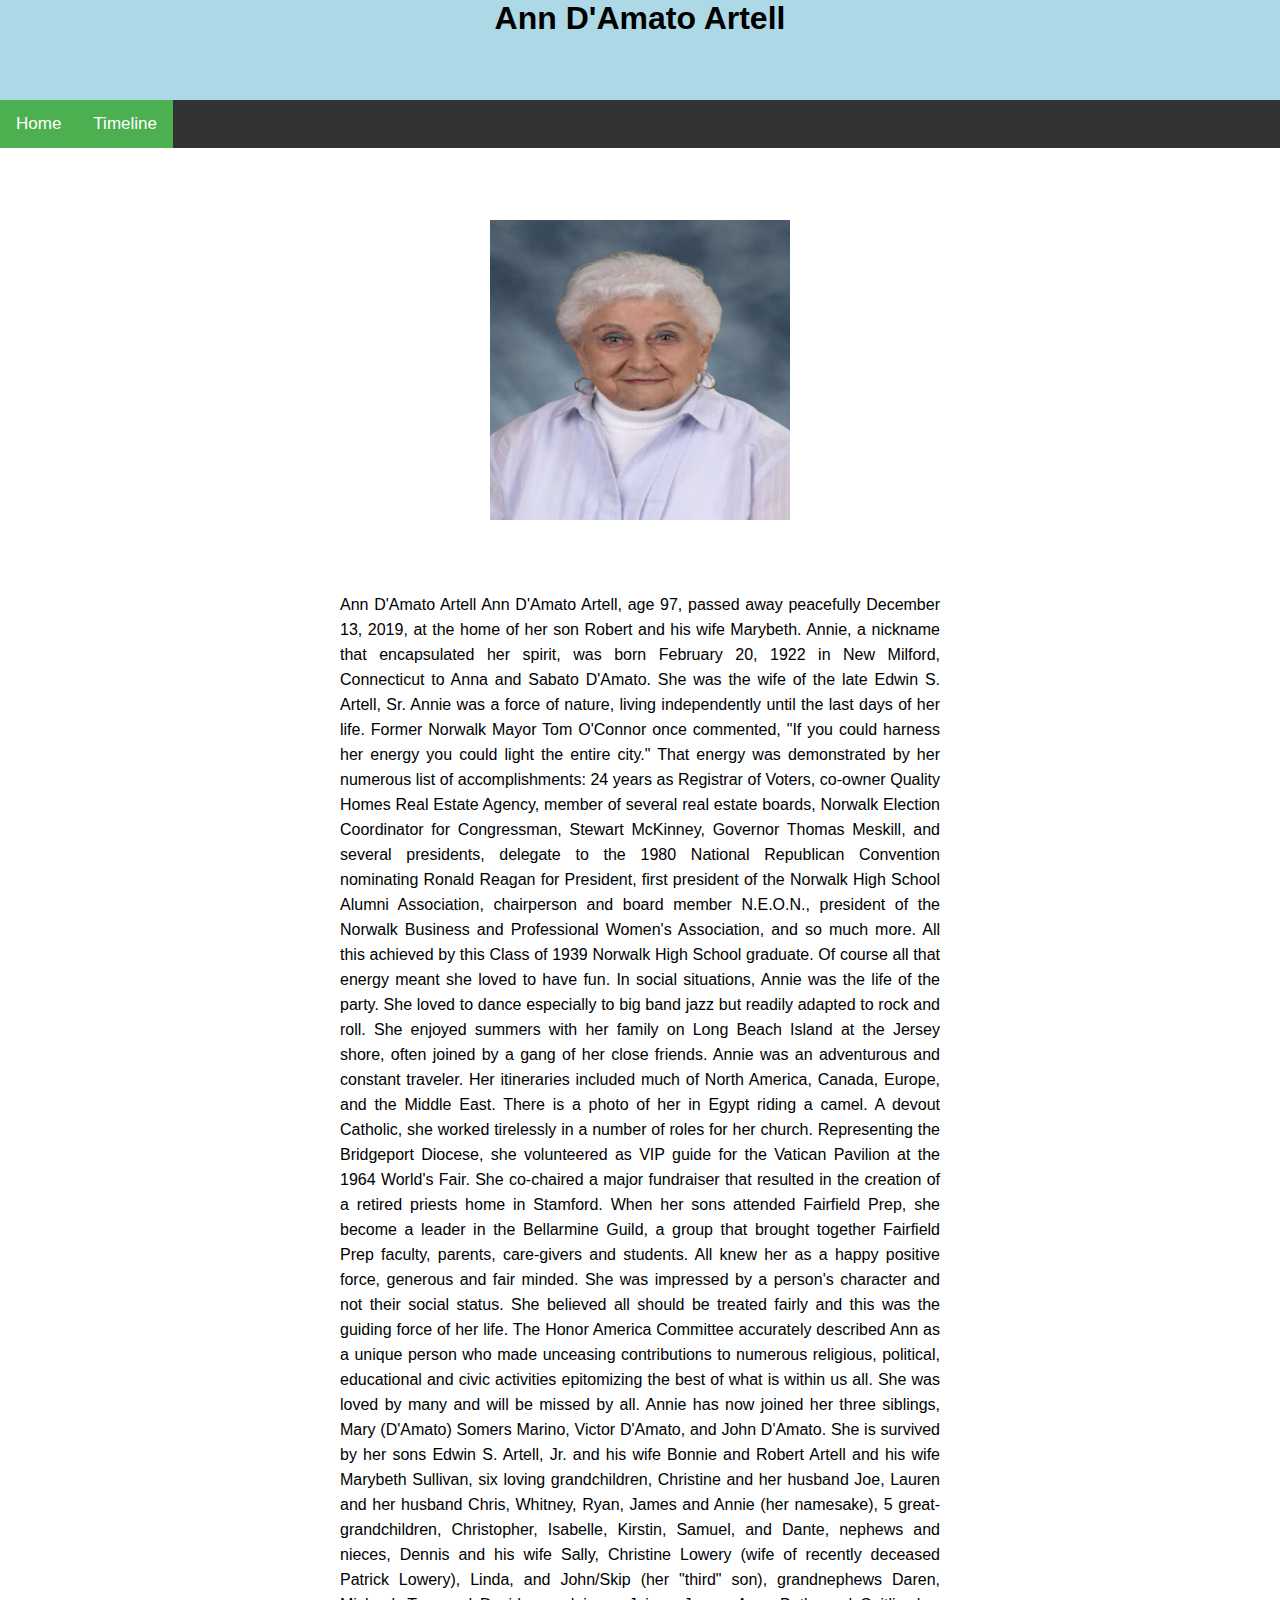
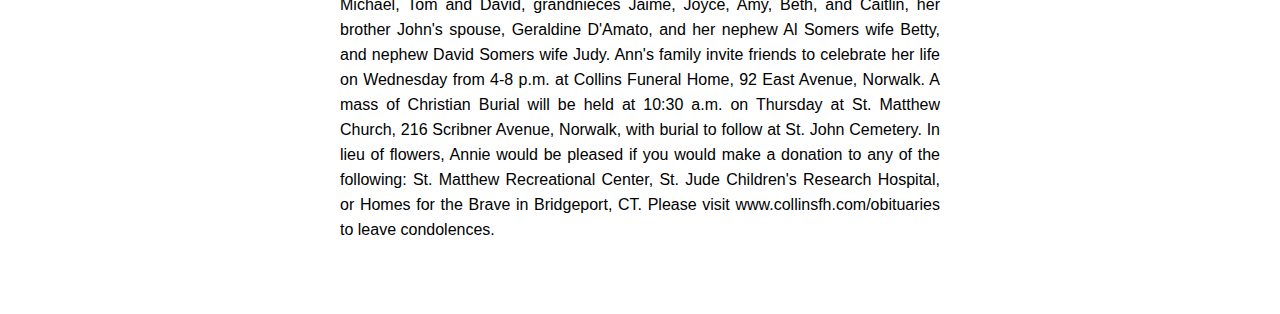
<file: index.html>
<!DOCTYPE html>
<html lang="en">
  <head>
    <meta charset="UTF-8" />
    <meta name="viewport" content="width=device-width, initial-scale=1.0" />
    <meta http-equiv="X-UA-Compatible" content="ie=edge" />
    <link rel="stylesheet" href="stylesheet.css" />
    <title>Ann D'Amato Artell</title>
  </head>
  <body>
    <div class="header">
      <h1>Ann D'Amato Artell</h1>
    </div>
    <div class="topnav">
      <a class="active" href="annie.html">Home</a>
      <a class="active" href="accomplishments.html">Timeline</a>
    </div>
    <br />
    <br />
    <br />
    <br />
    <img class="img" src="annie.jpg" alt="Ann Artell" />
    <br />
    <br />
    <br />
    <br />
    <p class="p">
      Ann D'Amato Artell Ann D'Amato Artell, age 97, passed away peacefully
      December 13, 2019, at the home of her son Robert and his wife Marybeth.
      Annie, a nickname that encapsulated her spirit, was born February 20, 1922
      in New Milford, Connecticut to Anna and Sabato D'Amato. She was the wife
      of the late Edwin S. Artell, Sr. Annie was a force of nature, living
      independently until the last days of her life. Former Norwalk Mayor Tom
      O'Connor once commented, "If you could harness her energy you could light
      the entire city." That energy was demonstrated by her numerous list of
      accomplishments: 24 years as Registrar of Voters, co-owner Quality Homes
      Real Estate Agency, member of several real estate boards, Norwalk Election
      Coordinator for Congressman, Stewart McKinney, Governor Thomas Meskill,
      and several presidents, delegate to the 1980 National Republican
      Convention nominating Ronald Reagan for President, first president of the
      Norwalk High School Alumni Association, chairperson and board member
      N.E.O.N., president of the Norwalk Business and Professional Women's
      Association, and so much more. All this achieved by this Class of 1939
      Norwalk High School graduate. Of course all that energy meant she loved to
      have fun. In social situations, Annie was the life of the party. She loved
      to dance especially to big band jazz but readily adapted to rock and roll.
      She enjoyed summers with her family on Long Beach Island at the Jersey
      shore, often joined by a gang of her close friends. Annie was an
      adventurous and constant traveler. Her itineraries included much of North
      America, Canada, Europe, and the Middle East. There is a photo of her in
      Egypt riding a camel. A devout Catholic, she worked tirelessly in a number
      of roles for her church. Representing the Bridgeport Diocese, she
      volunteered as VIP guide for the Vatican Pavilion at the 1964 World's
      Fair. She co-chaired a major fundraiser that resulted in the creation of a
      retired priests home in Stamford. When her sons attended Fairfield Prep,
      she become a leader in the Bellarmine Guild, a group that brought together
      Fairfield Prep faculty, parents, care-givers and students. All knew her as
      a happy positive force, generous and fair minded. She was impressed by a
      person's character and not their social status. She believed all should be
      treated fairly and this was the guiding force of her life. The Honor
      America Committee accurately described Ann as a unique person who made
      unceasing contributions to numerous religious, political, educational and
      civic activities epitomizing the best of what is within us all. She was
      loved by many and will be missed by all. Annie has now joined her three
      siblings, Mary (D'Amato) Somers Marino, Victor D'Amato, and John D'Amato.
      She is survived by her sons Edwin S. Artell, Jr. and his wife Bonnie and
      Robert Artell and his wife Marybeth Sullivan, six loving grandchildren,
      Christine and her husband Joe, Lauren and her husband Chris, Whitney,
      Ryan, James and Annie (her namesake), 5 great-grandchildren, Christopher,
      Isabelle, Kirstin, Samuel, and Dante, nephews and nieces, Dennis and his
      wife Sally, Christine Lowery (wife of recently deceased Patrick Lowery),
      Linda, and John/Skip (her "third" son), grandnephews Daren, Michael, Tom
      and David, grandnieces Jaime, Joyce, Amy, Beth, and Caitlin, her brother
      John's spouse, Geraldine D'Amato, and her nephew Al Somers wife Betty, and
      nephew David Somers wife Judy. Ann's family invite friends to celebrate
      her life on Wednesday from 4-8 p.m. at Collins Funeral Home, 92 East
      Avenue, Norwalk. A mass of Christian Burial will be held at 10:30 a.m. on
      Thursday at St. Matthew Church, 216 Scribner Avenue, Norwalk, with burial
      to follow at St. John Cemetery. In lieu of flowers, Annie would be pleased
      if you would make a donation to any of the following: St. Matthew
      Recreational Center, St. Jude Children's Research Hospital, or Homes for
      the Brave in Bridgeport, CT. Please visit www.collinsfh.com/obituaries to
      leave condolences.
    </p>
    <br />
    <br />
    <br />
    <br />
  </body>
</html>
</file>
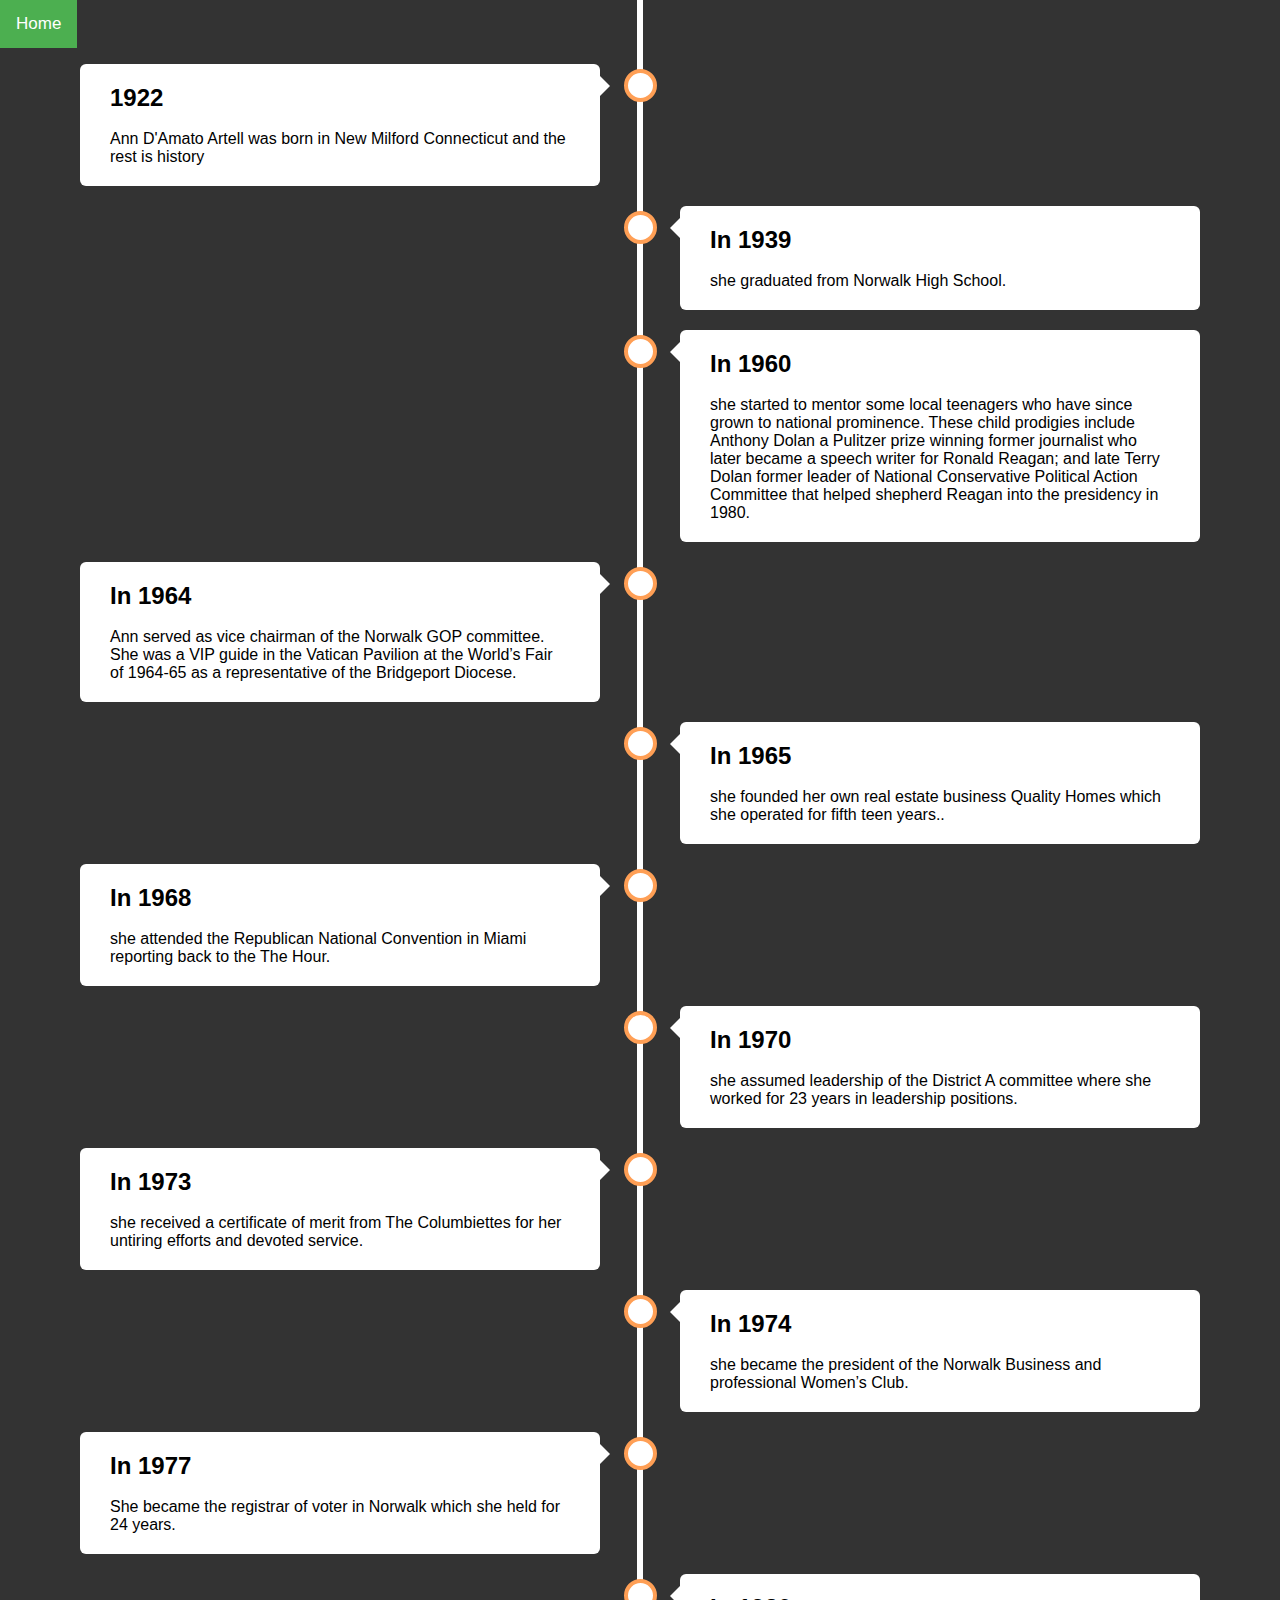
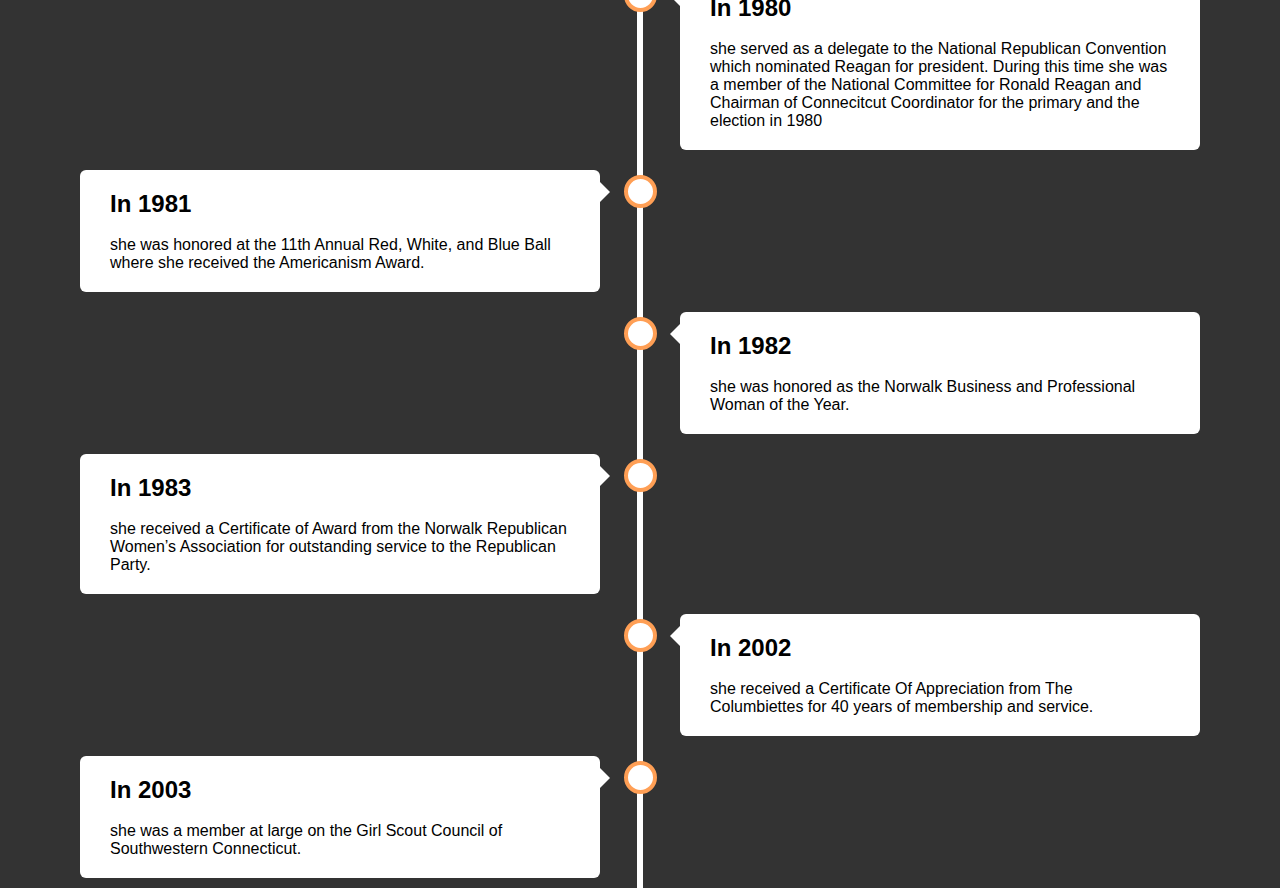
<file: accomplishments.html>
<!DOCTYPE html>
<html lang="en">
  <head>
    <meta charset="UTF-8" />
    <meta name="viewport" content="width=device-width, initial-scale=1.0" />
    <meta http-equiv="X-UA-Compatible" content="ie=edge" />
    <link rel="stylesheet" href="stylesheet.css" />
    <title>Document</title>
    <style>
    * {
  box-sizing: border-box;
}

body {
  background-color: #474e5d;
  font-family: Helvetica, sans-serif;
}

/* The actual timeline (the vertical ruler) */
.timeline {
  position: relative;
  max-width: 1200px;
  margin: 0 auto;
}

/* The actual timeline (the vertical ruler) */
.timeline::after {
  content: '';
  position: absolute;
  width: 6px;
  background-color: white;
  top: 0;
  bottom: 0;
  left: 50%;
  margin-left: -3px;
}

/* Container around content */
.container {
  padding: 10px 40px;
  position: relative;
  background-color: inherit;
  width: 50%;
}

/* The circles on the timeline */
.container::after {
  content: '';
  position: absolute;
  width: 25px;
  height: 25px;
  right: -17px;
  background-color: white;
  border: 4px solid #FF9F55;
  top: 15px;
  border-radius: 50%;
  z-index: 1;
}

/* Place the container to the left */
.left {
  left: 0;
}

/* Place the container to the right */
.right {
  left: 50%;
}

/* Add arrows to the left container (pointing right) */
.left::before {
  content: " ";
  height: 0;
  position: absolute;
  top: 22px;
  width: 0;
  z-index: 1;
  right: 30px;
  border: medium solid white;
  border-width: 10px 0 10px 10px;
  border-color: transparent transparent transparent white;
}

/* Add arrows to the right container (pointing left) */
.right::before {
  content: " ";
  height: 0;
  position: absolute;
  top: 22px;
  width: 0;
  z-index: 1;
  left: 30px;
  border: medium solid white;
  border-width: 10px 10px 10px 0;
  border-color: transparent white transparent transparent;
}

/* Fix the circle for containers on the right side */
.right::after {
  left: -16px;
}

/* The actual content */
.content {
  padding: 20px 30px;
  background-color: white;
  position: relative;
  border-radius: 6px;
}

/* Media queries - Responsive timeline on screens less than 600px wide */
@media screen and (max-width: 600px) {
  /* Place the timelime to the left */
  .timeline::after {
  left: 31px;
  }
  
  /* Full-width containers */
  .container {
  width: 100%;
  padding-left: 70px;
  padding-right: 25px;
  }
  
  /* Make sure that all arrows are pointing leftwards */
  .container::before {
  left: 60px;
  border: medium solid white;
  border-width: 10px 10px 10px 0;
  border-color: transparent white transparent transparent;
  }

  /* Make sure all circles are at the same spot */
  .left::after, .right::after {
  left: 15px;
  }
  
  /* Make all right containers behave like the left ones */
  .right {
  left: 0%;
  }
}

#myBtn {
  display: none;
  position: fixed;
  bottom: 20px;
  right: 30px;
  z-index: 99;
  font-size: 18px;
  border: none;
  outline: none;
  background-color: red;
  color: white;
  cursor: pointer;
  padding: 15px;
  border-radius: 4px;
}

#myBtn:hover {
  background-color: #555;
}
    </style>
  </head>
  <body>
    <div class="topnav">
        <a class="active" href="index.html">Home</a>
    
    <div class="timeline">
        <br>
        <br>
        <br>
        <div class="container left">
            <div class="content">
                <h2>1922</h2>
                <br>
                <p>Ann D'Amato Artell was born in New Milford Connecticut and the rest is history</p>
            </div>
        </div>
        <div class="container right">
            <div class="content">
                <h2>In 1939</h2>
                <br>
                <p>she graduated from Norwalk High School.</p>
            </div>
        </div>
        <div class="container right">
            <div class="content">
                <h2>In 1960 </h2>
                <br>
                <p>she started to mentor some local teenagers who have since grown to national prominence. These child prodigies include Anthony Dolan a Pulitzer prize winning former journalist who later became a speech writer for Ronald Reagan; and late Terry Dolan former leader of National Conservative Political Action Committee that helped shepherd Reagan into the presidency in 1980.</p>
            </div>
        </div>
        <div class="container left">
            <div class="content">
                <h2>In 1964</h2>
                <br>
                <p>Ann served as vice chairman of the Norwalk GOP committee. She was a VIP guide in the Vatican Pavilion at the World’s Fair of 1964-65 as a representative of the Bridgeport Diocese.</p>
            </div>
        </div>
        <div class="container right">
            <div class="content">
                <h2>In 1965</h2>
                <br>
                <p>she founded her own real estate business Quality Homes which she operated for fifth teen years..</p>
            </div>
        </div>
        <div class="container left">
            <div class="content">
                <h2>In 1968</h2>
                <br>
                <p>she attended the Republican National Convention in Miami reporting back to the The Hour.</p>
            </div>
        </div>
        <div class="container right">
            <div class="content">
                <h2>In 1970</h2>
                <br>
                <p>she assumed leadership of the District A committee where she worked for 23 years in leadership positions.</p>
            </div>
        </div>
        <div class="container left">
            <div class="content">
                <h2>In 1973</h2>
                <br>
                <p>she received a certificate of merit from The Columbiettes for her untiring efforts and devoted service.</p>
            </div>
        </div>
        <div class="container right">
            <div class="content">
                <h2>In 1974</h2>
                <br>
                <p>she became the president of the Norwalk Business and professional Women’s Club.</p>
            </div>
        </div>
        <div class="container left">
            <div class="content">
                <h2>In 1977</h2>
                <br>
                <p>She became the registrar of voter in Norwalk which she held for 24 years.</p>
            </div>
        </div>
        <div class="container right">
            <div class="content">
                <h2>In 1980</h2>
                <br>
                <p>she served as a delegate to the National Republican Convention which nominated Reagan for president. During this time she was a member of the National Committee for Ronald Reagan and Chairman of Connecitcut Coordinator for the primary and the election in 1980</p>
            </div>
        </div>
        <div class="container left">
            <div class="content">
                <h2>In 1981</h2>
                <br>
                <p>she was honored at the 11th Annual Red, White, and Blue Ball where she received the Americanism Award.</p>
            </div>
        </div>
        <div class="container right">
            <div class="content">
                <h2>In 1982</h2>
                <br>
                <p>she was honored as the Norwalk Business and Professional Woman of the Year.</p>
            </div>
        </div>
        <div class="container left">
            <div class="content">
                <h2>In 1983</h2>
                <br>
                <p>she received a Certificate of Award from the Norwalk Republican Women’s Association for outstanding service to the
                Republican Party.</p>
            </div>
        </div>
        <div class="container right">
            <div class="content">
                <h2>In 2002</h2>
                <br>
                <p>she received a Certificate Of Appreciation from The Columbiettes for 40 years of membership and service.</p>
            </div>
        </div>
        <div class="container left">
            <div class="content">
                <h2>In 2003</h2>
                <br>
                <p>she was a member at large on the Girl Scout Council of Southwestern Connecticut.</p>
            </div>
        </div>
    </div>
    <button onclick="topFunction()" id="myBtn" title="Go to top">Top</button>
    <script>
        //Get the button
        var mybutton = document.getElementById("myBtn");

        // When the user scrolls down 20px from the top of the document, show the button
        window.onscroll = function () { scrollFunction() };

        function scrollFunction() {
            if (document.body.scrollTop > 20 || document.documentElement.scrollTop > 20) {
                mybutton.style.display = "block";
            } else {
                mybutton.style.display = "none";
            }
        }

        // When the user clicks on the button, scroll to the top of the document
        function topFunction() {
            document.body.scrollTop = 0;
            document.documentElement.scrollTop = 0;
        }
    </script>
  </body>
</html>
</file>
<file: stylesheet.css>
* {
  margin: 0;
  padding: 0;
}

.img {
  height: 300px;
  width: 300px;
  display: block;
  margin-left: auto;
  margin-right: auto;
}

.p {
  width: 600px;
  word-wrap: break-word;
  text-align: justify;
  margin-left: auto;
  margin-right: auto;
  line-height: 25px;
}

body {
  margin: 0;
  font-family: Arial, Helvetica, sans-serif;
}

.topnav {
  overflow: hidden;
  background-color: #333;
}

.topnav a {
  float: left;
  color: #f2f2f2;
  text-align: center;
  padding: 14px 16px;
  text-decoration: none;
  font-size: 17px;
}

.topnav a:hover {
  background-color: #ddd;
  color: black;
}

.topnav a.active {
  background-color: #4caf50;
  color: white;
}

.header {
  height: 100px;
  background-color: lightblue;
  text-align: center;
}
</file>
